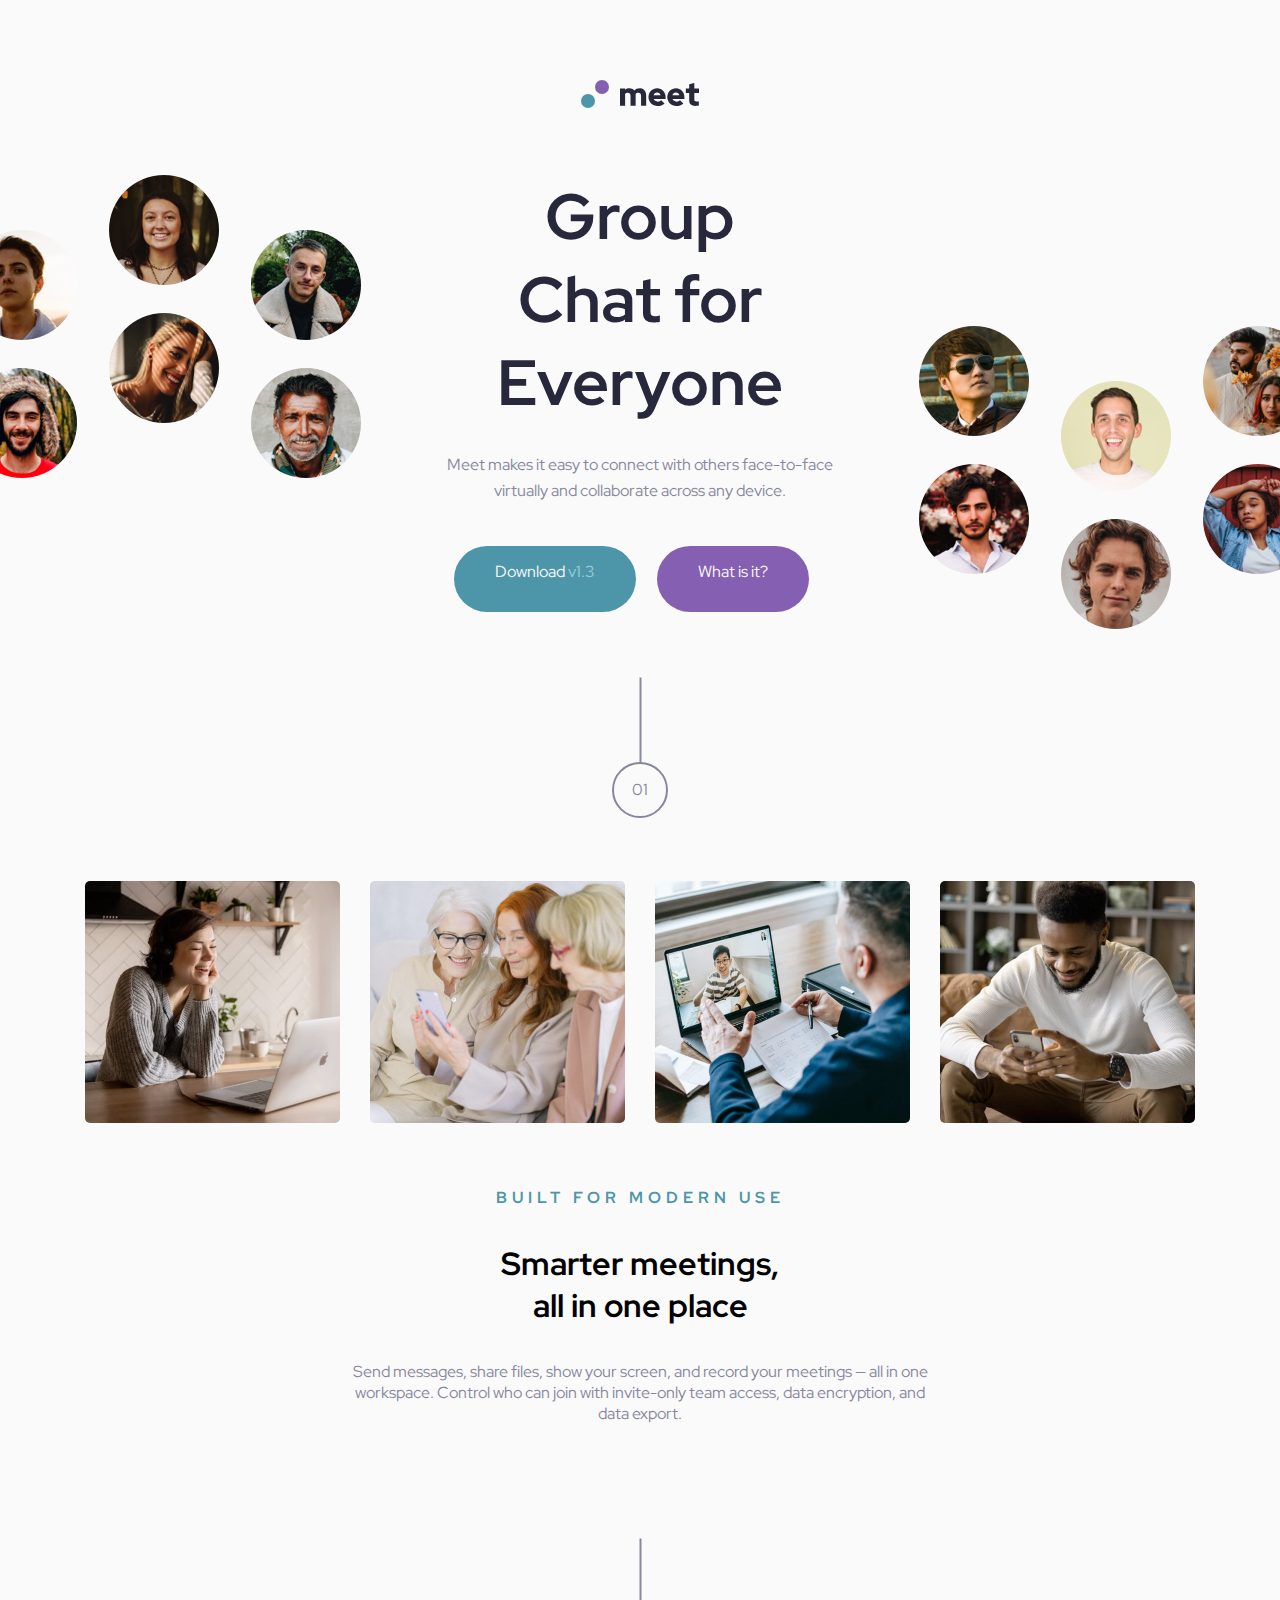
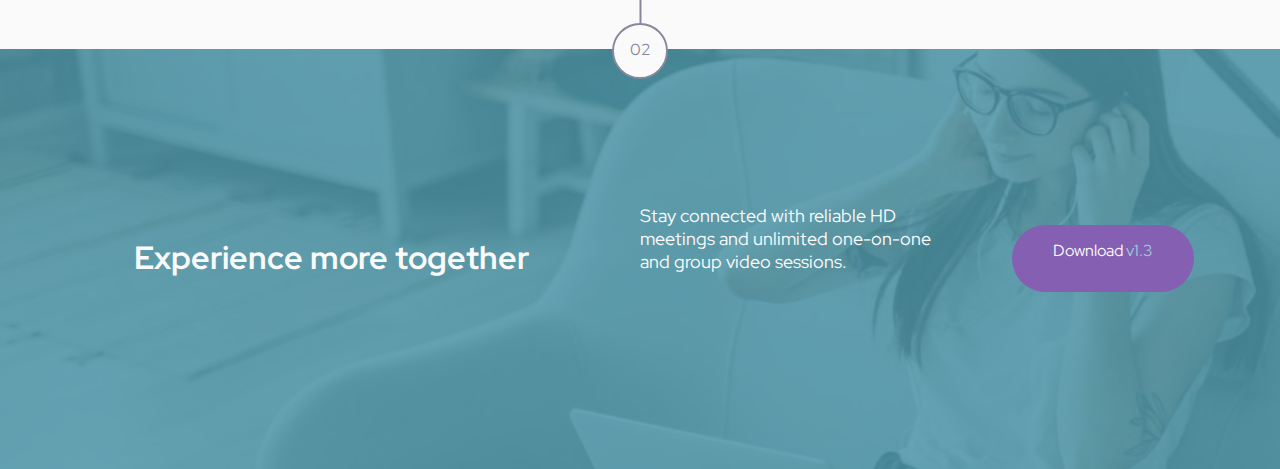
<file: index.html>
<!DOCTYPE html>
<html lang="en">
	<head>
		<meta charset="UTF-8" />
		<meta name="viewport" content="width=device-width, initial-scale=1.0" />
		<link href="https://fonts.googleapis.com/css2?family=Red+Hat+Display&display=swap" rel="stylesheet">
		<link rel="stylesheet" href="./starter-code/assets/scss/style.css" />
		<link
			rel="icon"
			type="image/png"
			sizes="32x32"
			href="./assets/favicon-32x32.png"
		/>
		<link rel="preconnect" href="https://fonts.gstatic.com" />

		<title>Frontend Mentor | Meet landing page</title>
	</head>
	<body>
		
		<header class="header">
			<img class="header__logo" src="./starter-code/assets/logo.svg" alt="Meet Logo">
		</header>

		<section class="hero">
			<div class="hero__image hide-for-desktop"></div>

			<div class="hero__container hide-for-mobile">
				<div class="desktopLeft"></div>
				<div class="hero__text">
					<h1 class="title">Group Chat for Everyone</h1>
					<p class="description">Meet makes it easy to connect with others face-to-face virtually and
						collaborate across any device.</p>
					<a class="downloadButton" href="#">Download <span>v1.3</span></a>
					<a class="whatButton" href="#">What is it?</a>
				</div>
				<div class="desktopRight"></div>
			</div>
				
				<div class="hero__text container--pall hide-for-desktop">
					<h1 class="title">Group Chat for Everyone</h1>
					<p class="description">Meet makes it easy to connect with others face-to-face virtually and
						collaborate across any device.</p>
					<a class="downloadButton" href="#">Download <span>v1.3</span></a>
					<a class="whatButton" href="#">What is it?</a>
				</div>
			</div>
		</section>

		<div class="page__container">
			<div class="line"></div>
			<div class="circle">
				<div class="circleNum">01</div>
			</div>
		</div>
		
		<section class="gallery container--px">
			<img src="./starter-code/assets/desktop/image-woman-in-videocall.jpg" alt="Woman in videocall">
			<img src="./starter-code/assets/desktop/image-women-videochatting.jpg" alt="Women videochatting">
			<img src="./starter-code/assets/desktop/image-men-in-meeting.jpg" alt="Men in meeting">
			<img src="./starter-code/assets/desktop/image-man-texting.jpg" alt="Man texting">
		</section>

		<section class="features container--pall">
			<h2 class="features__subheader">Built for modern use</h2>
			<h1 class="features__title">Smarter meetings, all in one place</h1>
			<p class="features__description">Send messages, share files, show your screen, and record your meetings — all in one 
				workspace. Control who can join with invite-only team access, data encryption, and data export.</p>
		</section>

		<div class="page__container">
			<div class="line"></div>
			<div class="circle">
				<div class="circleNum">02</div>
			</div>
		</div>

		<section class="footer">
				<div class="text container--pall">
					<h1 class="footer__title">Experience more together</h1>
					<p class="footer__description">Stay connected with reliable HD meetings and unlimited one-on-one and group video sessions.</p>
					<div class="buttonContainer">
						<a class="downloadButton footerButton" href="#">Download <span>v1.3</span></a>
					</div>
				</div>
		</section>
		
	</body>
</html>
</file>
<file: starter-code/assets/scss/style.css>
html {
  font-size: 100%;
  box-sizing: border-box;
}

*,
*::before,
*::after {
  box-sizing: inherit;
}

body {
  margin: 0;
  padding: 0;
  line-height: 1.3;
  font-family: 'Red Hat Display', sans-serif;
  font-weight: 400;
  background-color: #FAFAFA;
}

h1, h2, p {
  margin: 0px;
}

.container {
  margin: 0 auto;
}

.container--pall {
  padding-top: 4.0625rem;
  padding-bottom: 4.0625rem;
  padding-left: 1.4375rem;
  padding-right: 1.4375rem;
}

.container--px {
  padding-left: 1.4375rem;
  padding-right: 1.4375rem;
}

.container--py {
  padding-top: 4.0625rem;
  padding-bottom: 4.0625rem;
}

.container--pt {
  padding-top: 4.0625rem;
}

.container--pr {
  padding-right: 1.4375rem;
}

.container--pb {
  padding-bottom: 4.0625rem;
}

.container--pl {
  padding-left: 1.4375rem;
}

.downloadButton {
  display: inline-block;
  background-color: #4D96A9;
  border-radius: 50px;
  padding-top: 1rem;
  padding-bottom: 1.875rem;
  padding-left: 2.5625rem;
  padding-right: 2.5625rem;
  text-decoration: none;
  color: #FAFAFA;
}

.downloadButton span {
  color: #99cdda;
}

.whatButton {
  display: inline-block;
  background-color: #855FB1;
  border-radius: 50px;
  padding-top: 1rem;
  padding-bottom: 1.875rem;
  padding-left: 2.5625rem;
  padding-right: 2.5625rem;
  text-decoration: none;
  color: #FAFAFA;
}

@media (max-width: 63.9375em) {
  .hide-for-mobile {
    display: none !important;
  }
}

@media (min-width: 64em) {
  .hide-for-desktop {
    display: none !important;
  }
}

.header {
  text-align: center;
}

.header__logo {
  margin-top: 49px;
  margin-bottom: 54px;
}

@media (min-width: 28em) {
  .header__logo {
    margin-bottom: 64px;
  }
}

@media (min-width: 64em) {
  .header__logo {
    margin-top: 80px;
    margin-bottom: 61px;
  }
}

.hero__image {
  background-image: url("../tablet/image-hero.png");
  background-position: center center;
  background-repeat: no-repeat;
  background-size: cover;
  min-height: 9.5625rem;
}

@media (min-width: 28em) {
  .hero__image {
    min-height: 18.9375rem;
  }
}

.hero__container {
  display: flex;
  min-height: 22.375rem;
}

.hero__container .desktopLeft {
  background-image: url(../desktop/image-hero-left.png);
  background-position: left -33px top;
  background-repeat: no-repeat;
  flex: 1;
}

.hero__container .desktopRight {
  background-image: url(../desktop/image-hero-right.png);
  background-position: right -33px bottom;
  background-repeat: no-repeat;
  flex: 1;
}

.hero__text {
  text-align: center;
  flex: 1;
}

@media (min-width: 28em) {
  .hero__text {
    width: 60%;
    margin: 0 auto;
  }
}

.hero__text .title {
  font-size: 2.5rem;
  color: #28283D;
  padding-bottom: 1.75rem;
}

@media (min-width: 28em) {
  .hero__text .title {
    font-size: 3rem;
  }
}

@media (min-width: 64em) {
  .hero__text .title {
    width: 80%;
    font-size: 4rem;
    margin: 0 auto;
  }
}

.hero__text .description {
  font-size: 1rem;
  color: #87879D;
  line-height: 1.6;
  padding-bottom: 2.625rem;
}

.hero__text > a {
  margin-right: 1.125rem;
}

@media (max-width: 39.9375em) {
  .hero__text > a {
    margin-right: 0px;
  }
}

.hero__text > a:not(:last-child) {
  margin-bottom: 1.0625rem;
}

.page__container {
  display: flex;
  justify-content: center;
  align-items: center;
}

.page__container .line {
  position: absolute;
  margin-top: 126px;
  width: 85px;
  height: 2px;
  background-color: #87879D;
  transform: rotate(90deg);
}

.page__container .circle {
  display: flex;
  background-color: #FAFAFA;
  justify-content: center;
  align-items: center;
  width: 56px;
  height: 56px;
  border-radius: 50%;
  border: 2px solid #87879D;
  transform: translateY(133px);
  z-index: 20;
}

.page__container .circle .circleNum {
  color: #87879D;
  font-size: 1rem;
}

.gallery {
  margin-top: 12.25rem;
  display: flex;
  flex-wrap: wrap;
  justify-content: center;
  gap: 1.625rem;
}

@media (min-width: 28em) {
  .gallery {
    gap: 0.625rem;
  }
}

@media (min-width: 64em) {
  .gallery {
    gap: 1.875rem;
  }
}

.gallery img {
  height: 9.125rem;
  width: 9.125rem;
  border-radius: 5px;
}

@media (min-width: 28em) {
  .gallery img {
    height: 9.75rem;
    width: 10.25rem;
  }
}

@media (min-width: 64em) {
  .gallery img {
    width: 15.9375rem;
    height: 15.125rem;
  }
}

.features {
  text-align: center;
}

.features__subheader {
  font-size: 1rem;
  color: #4D96A9;
  text-transform: uppercase;
  letter-spacing: 5px;
  padding-bottom: 2.125rem;
}

.features__title {
  font-size: 2rem;
  padding-bottom: 2.25rem;
}

@media (min-width: 28em) {
  .features__title {
    margin: 0 auto;
    width: 46%;
  }
}

@media (min-width: 64em) {
  .features__title {
    width: 24%;
  }
}

.features__description {
  font-size: 1rem;
  padding-left: 8px;
  padding-right: 8px;
  color: #87879D;
}

@media (min-width: 28em) {
  .features__description {
    padding-left: 5.0625rem;
    padding-right: 5.0625rem;
  }
}

@media (min-width: 64em) {
  .features__description {
    padding-left: 20.25rem;
    padding-right: 20.25rem;
  }
}

.footer {
  position: relative;
  height: 26.25rem;
  margin-top: 103px;
  background-image: url(../mobile/image-footer.jpg);
  background-size: cover;
  background-repeat: no-repeat;
}

@media (min-width: 28em) {
  .footer {
    background-image: url(../tablet/image-footer.jpg);
  }
}

@media (min-width: 64em) {
  .footer {
    background-image: url(../desktop/image-footer.jpg);
  }
}

.footer::before {
  position: absolute;
  content: "";
  background-image: linear-gradient(#4D96A9, #4D96A9);
  background-color: #4D96A9;
  opacity: 0.85;
  top: 0;
  left: 0;
  width: 100%;
  height: 100%;
  z-index: 1;
}

.footer .text {
  display: flex;
  flex-direction: column;
  height: 100%;
  width: 100%;
  text-align: center;
}

@media (min-width: 64em) {
  .footer .text {
    flex-direction: row;
    justify-content: center;
    align-items: center;
  }
}

.footer .text > * {
  z-index: 999;
}

.footer__title {
  padding-top: 1.6875rem;
  font-size: 2rem;
  padding-bottom: 1.75rem;
  color: #FAFAFA;
  flex: 2;
}

.footer__description {
  color: #FAFAFA;
  font-size: 1.125rem;
  padding-bottom: 2.5rem;
  flex: 1;
}

@media (min-width: 64em) {
  .footer__description {
    text-align: left;
  }
}

.footer .buttonContainer {
  flex: 1;
}

.footer .footerButton {
  background-color: #855FB1;
}
/*# sourceMappingURL=style.css.map */
</file>
